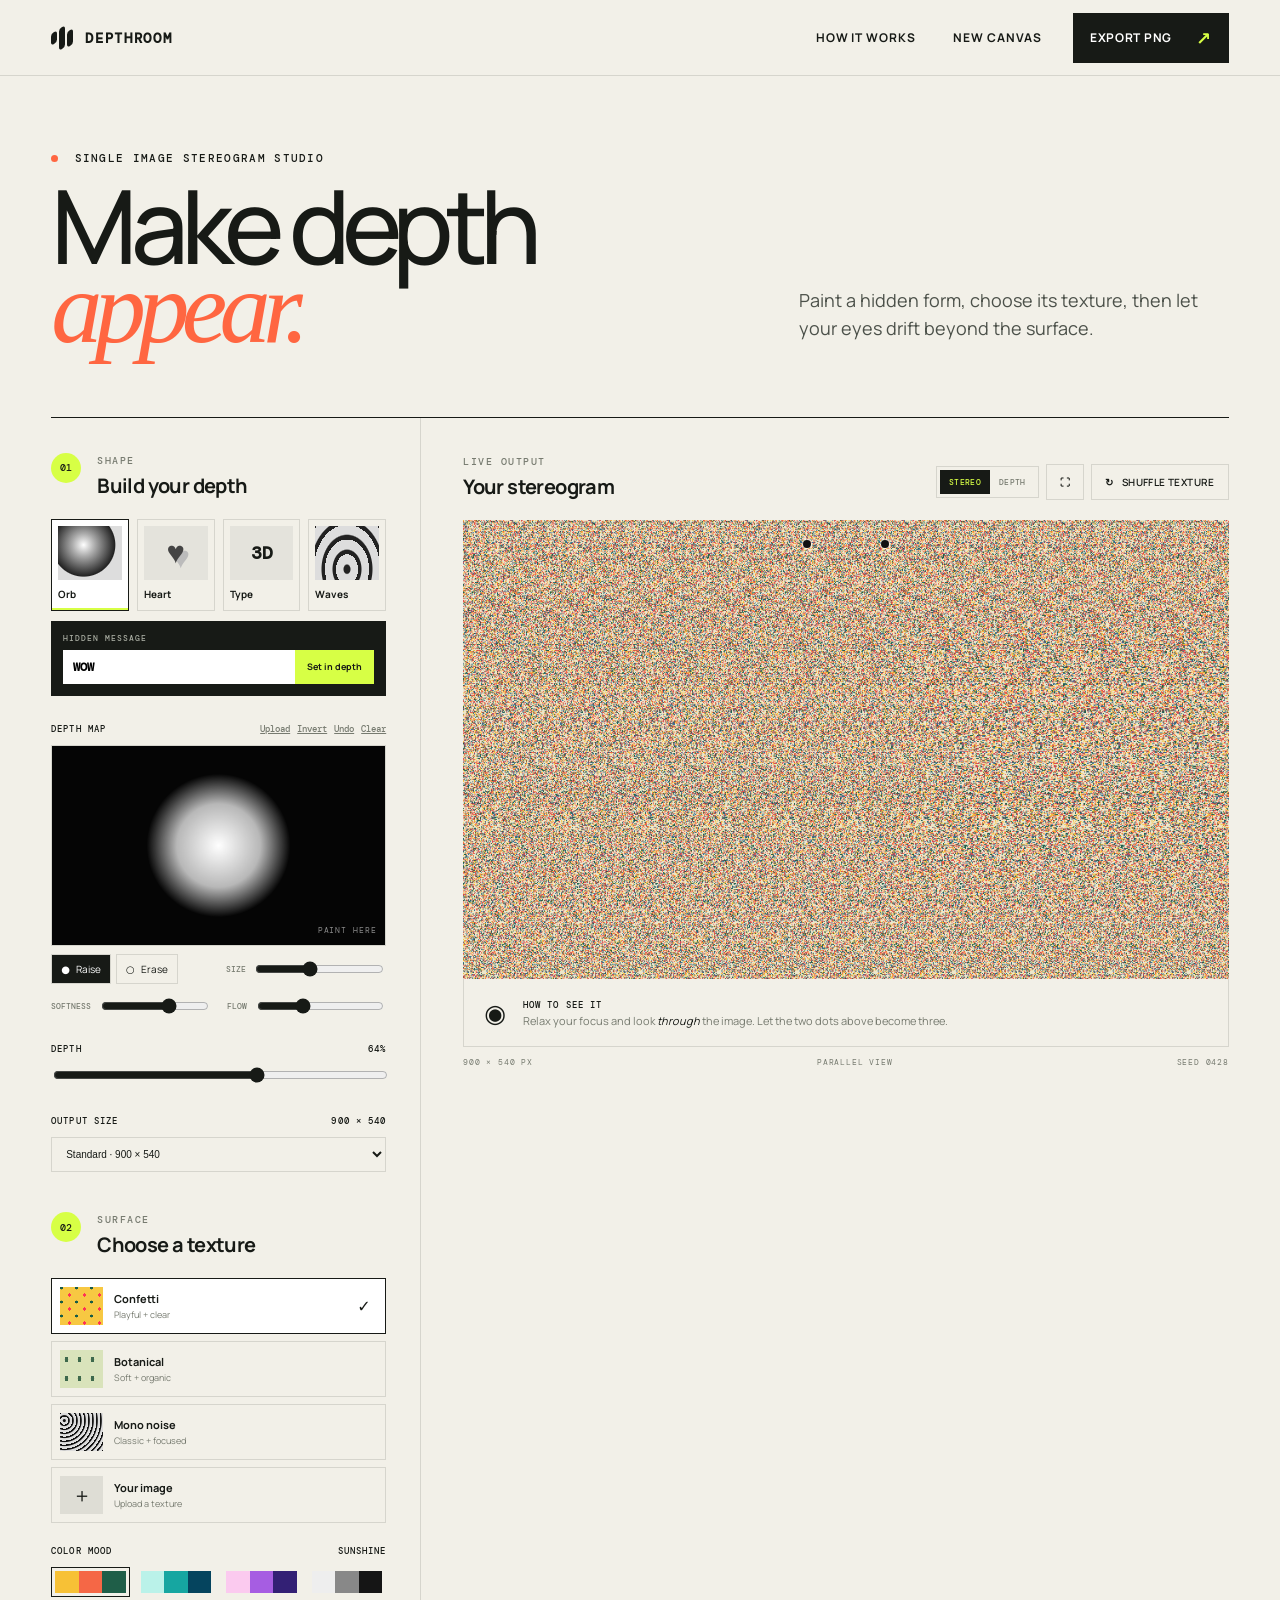
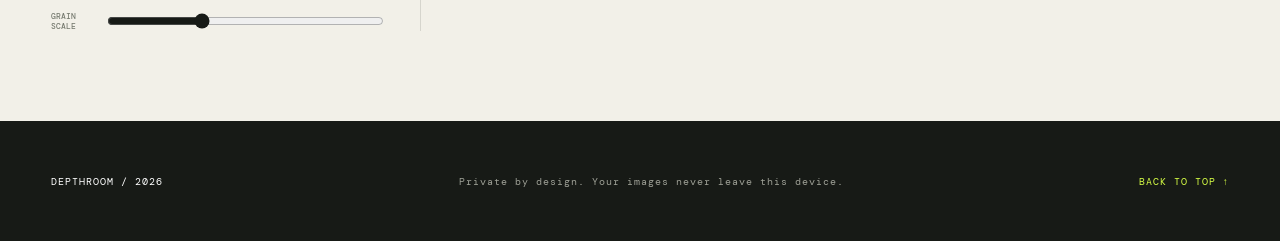
<file: index.html>
<!doctype html>
<html lang="en">
<head>
  <meta charset="UTF-8" />
  <meta name="viewport" content="width=device-width, initial-scale=1.0" />
  <meta name="theme-color" content="#121411" />
  <meta name="description" content="Create, paint, preview, and export single-image autostereograms directly in your browser." />
  <meta property="og:title" content="Depthroom — Stereogram Studio" />
  <meta property="og:description" content="Make hidden depth appear. A private, browser-based stereogram creator." />
  <meta property="og:type" content="website" />
  <meta property="og:image" content="preview.svg" />
  <link rel="icon" href="favicon.svg" type="image/svg+xml" />
  <link rel="manifest" href="manifest.webmanifest" />
  <title>Depthroom — Stereogram Studio</title>
  <link rel="preconnect" href="https://fonts.googleapis.com">
  <link rel="preconnect" href="https://fonts.gstatic.com" crossorigin>
  <link href="https://fonts.googleapis.com/css2?family=DM+Mono:wght@400;500&family=Manrope:wght@400;500;600;700&display=swap" rel="stylesheet">
  <link rel="stylesheet" href="styles.css" />
</head>
<body>
  <header class="topbar">
    <a class="brand" href="#" aria-label="Depthroom home">
      <span class="brand-mark" aria-hidden="true"><i></i><i></i><i></i></span>
      <span>DEPTHROOM</span>
    </a>
    <div class="top-actions">
      <button class="text-btn" id="helpBtn">How it works</button>
      <button class="text-btn" id="newProject">New canvas</button>
      <button class="export-btn" id="downloadBtn"><span>Export PNG</span><b aria-hidden="true">↗</b></button>
    </div>
  </header>

  <main>
    <section class="hero">
      <p class="eyebrow"><span></span> SINGLE IMAGE STEREOGRAM STUDIO</p>
      <h1>Make depth<br><em>appear.</em></h1>
      <p class="intro">Paint a hidden form, choose its texture, then let your eyes drift beyond the surface.</p>
    </section>

    <section class="studio" aria-label="Stereogram editor">
      <aside class="sidebar">
        <div class="step-head">
          <span>01</span>
          <div><p>SHAPE</p><h2>Build your depth</h2></div>
        </div>

        <div class="preset-grid" role="group" aria-label="Shape presets">
          <button class="preset active" data-preset="orb"><span class="preset-art orb"></span><b>Orb</b></button>
          <button class="preset" data-preset="heart"><span class="preset-art heart">♥</span><b>Heart</b></button>
          <button class="preset" data-preset="type"><span class="preset-art type">3D</span><b>Type</b></button>
          <button class="preset" data-preset="waves"><span class="preset-art waves"></span><b>Waves</b></button>
        </div>
        <div class="type-composer">
          <label for="hiddenText">HIDDEN MESSAGE</label>
          <div><input id="hiddenText" maxlength="12" value="WOW" placeholder="Type a word" /><button id="applyText">Set in depth</button></div>
        </div>

        <div class="control-section">
          <div class="section-label"><span>DEPTH MAP</span><div><button id="uploadDepth">Upload</button><button id="invertDepth">Invert</button><button id="undoDepth">Undo</button><button id="clearDepth">Clear</button></div></div>
          <input id="depthFile" type="file" accept="image/*" hidden />
          <div class="depth-wrap" id="depthWrap">
            <canvas id="depthCanvas" width="600" height="360" aria-label="Editable depth map"></canvas>
            <span class="canvas-hint">PAINT HERE</span>
          </div>
          <div class="brush-tools">
            <button class="tool active" data-tool="paint" title="Paint depth">● <span>Raise</span></button>
            <button class="tool" data-tool="erase" title="Erase depth">○ <span>Erase</span></button>
            <label><span>SIZE</span><input id="brushSize" type="range" min="8" max="90" value="42" /></label>
          </div>
          <div class="brush-detail">
            <label><span>SOFTNESS</span><input id="brushSoftness" type="range" min="0" max="100" value="65" /></label>
            <label><span>FLOW</span><input id="brushFlow" type="range" min="5" max="100" value="38" /></label>
          </div>
        </div>

        <div class="control-section">
          <div class="section-label"><span>DEPTH</span><output id="depthValue">64%</output></div>
          <input class="wide-range" id="depthStrength" type="range" min="15" max="95" value="64" />
        </div>

        <div class="control-section">
          <div class="section-label"><span>OUTPUT SIZE</span><output id="resolutionValue">900 × 540</output></div>
          <select id="resolution" aria-label="Output resolution">
            <option value="900x540">Standard · 900 × 540</option>
            <option value="1400x840">Large · 1400 × 840</option>
            <option value="1800x1080">Full HD · 1800 × 1080</option>
          </select>
        </div>

        <div class="step-head second">
          <span>02</span>
          <div><p>SURFACE</p><h2>Choose a texture</h2></div>
        </div>
        <div class="patterns" role="group" aria-label="Texture pattern">
          <button class="pattern active" data-pattern="confetti"><i class="swatch confetti"></i><span><b>Confetti</b><small>Playful + clear</small></span><u>✓</u></button>
          <button class="pattern" data-pattern="botanical"><i class="swatch botanical"></i><span><b>Botanical</b><small>Soft + organic</small></span><u>✓</u></button>
          <button class="pattern" data-pattern="mono"><i class="swatch mono"></i><span><b>Mono noise</b><small>Classic + focused</small></span><u>✓</u></button>
          <button class="pattern" data-pattern="custom" id="customPattern"><i class="swatch custom">＋</i><span><b>Your image</b><small>Upload a texture</small></span><u>✓</u></button>
        </div>
        <input id="textureFile" type="file" accept="image/*" hidden />
        <div class="surface-controls">
          <div class="section-label"><span>COLOR MOOD</span><output id="paletteName">SUNSHINE</output></div>
          <div class="palette-row" role="group" aria-label="Color palette">
            <button class="palette active" data-palette="sunshine" aria-label="Sunshine palette"><i></i><i></i><i></i></button>
            <button class="palette" data-palette="lagoon" aria-label="Lagoon palette"><i></i><i></i><i></i></button>
            <button class="palette" data-palette="ultraviolet" aria-label="Ultraviolet palette"><i></i><i></i><i></i></button>
            <button class="palette" data-palette="noir" aria-label="Noir palette"><i></i><i></i><i></i></button>
          </div>
          <label class="density-label"><span>GRAIN SCALE</span><input id="grainScale" type="range" min="1" max="10" value="4" /></label>
        </div>
        <button class="generate-mobile" id="generateMobile">Generate stereogram <span>→</span></button>
      </aside>

      <div class="preview-panel">
        <div class="preview-top">
          <div><p>LIVE OUTPUT</p><h2>Your stereogram</h2></div>
          <div class="preview-actions"><div class="view-switch"><button class="active" data-view="stereo">STEREO</button><button data-view="depth">DEPTH</button></div><button id="fullscreen" aria-label="Enter fullscreen">⛶</button><button id="regenerate"><span>↻</span> Shuffle texture</button></div>
        </div>
        <div class="canvas-shell">
          <canvas id="stereoCanvas" width="900" height="540" aria-label="Generated stereogram"></canvas>
          <div class="focus-dots" aria-hidden="true"><i></i><i></i></div>
          <div class="loading" id="loading">RENDERING DEPTH…</div>
          <div class="depth-badge">DEPTH MAP PREVIEW</div>
        </div>
        <div class="view-guide">
          <span class="eye">◉</span>
          <p><b>HOW TO SEE IT</b><br>Relax your focus and look <em>through</em> the image. Let the two dots above become three.</p>
        </div>
        <div class="meta-row"><span id="sizeLabel">900 × 540 PX</span><span>PARALLEL VIEW</span><span id="seedLabel">SEED 0428</span></div>
      </div>
    </section>
  </main>

  <footer><span>DEPTHROOM / 2026</span><p>Private by design. Your images never leave this device.</p><a href="#studio" id="backTop">BACK TO TOP ↑</a></footer>
  <dialog id="helpDialog">
    <button class="dialog-close" aria-label="Close help">×</button>
    <p class="eyebrow"><span></span> VIEWING GUIDE</p>
    <h2>Look beyond the surface.</h2>
    <ol><li>Keep the image about 30–40 cm from your eyes.</li><li>Relax your focus as if looking through the screen.</li><li>Let the two guide dots merge into three. Hold that focus.</li></ol>
    <p class="dialog-tip">Tip: start with the Orb preset and moderate depth. Smaller depth values are easier to see.</p>
  </dialog>
  <div class="toast" id="toast" role="status" aria-live="polite"></div>
  <script src="script.js"></script>
</body>
</html>
</file>
<file: styles.css>
:root { --ink:#171a16; --paper:#f2f0e8; --lime:#d7ff45; --muted:#777b70; --line:#d6d5cd; --orange:#ff6641; }
* { box-sizing:border-box; }
html { scroll-behavior:smooth; }
body { margin:0; color:var(--ink); background:var(--paper); font-family:Manrope,system-ui,sans-serif; }
button,input { font:inherit; }
button { color:inherit; cursor:pointer; }
button:focus-visible,input:focus-visible,select:focus-visible { outline:3px solid var(--lime); outline-offset:2px; }
.topbar { height:76px; border-bottom:1px solid var(--line); display:flex; align-items:center; justify-content:space-between; padding:0 4vw; }
.brand { display:flex; align-items:center; gap:12px; color:inherit; text-decoration:none; font:700 14px/1 DM Mono,monospace; letter-spacing:.12em; }
.brand-mark { display:flex; gap:2px; align-items:center; height:24px; }
.brand-mark i { display:block; width:6px; background:var(--ink); border-radius:5px; transform:skewY(-28deg); }
.brand-mark i:nth-child(1){height:12px}.brand-mark i:nth-child(2){height:22px}.brand-mark i:nth-child(3){height:16px}
.top-actions { display:flex; align-items:center; gap:25px; }
.text-btn { border:0; background:transparent; font-size:12px; font-weight:700; text-transform:uppercase; letter-spacing:.08em; }
.export-btn { border:0; background:var(--ink); color:white; padding:13px 17px; display:flex; gap:24px; align-items:center; font-size:12px; font-weight:700; text-transform:uppercase; letter-spacing:.06em; }
.export-btn b { color:var(--lime); font-size:18px; }
main { padding:0 4vw 90px; }
.hero { padding:75px 0 70px; display:grid; grid-template-columns:1.05fr .95fr; align-items:end; }
.eyebrow { grid-column:1/-1; margin:0 0 22px; font:500 11px DM Mono,monospace; letter-spacing:.12em; }
.eyebrow span { display:inline-block; width:7px; height:7px; background:var(--orange); border-radius:50%; margin-right:8px; }
.hero h1 { font-size:clamp(62px,8vw,124px); letter-spacing:-.075em; line-height:.76; font-weight:500; margin:0; }
.hero h1 em { font-family:Georgia,serif; font-weight:400; color:var(--orange); }
.intro { max-width:430px; justify-self:end; font-size:18px; line-height:1.55; margin:0 0 4px; color:#4c514a; }
.studio { border-top:1px solid var(--ink); display:grid; grid-template-columns:minmax(300px,370px) 1fr; min-height:800px; }
.sidebar { border-right:1px solid var(--line); padding:35px 34px 0 0; }
.step-head { display:flex; gap:16px; align-items:flex-start; margin-bottom:20px; }
.step-head>span { width:30px;height:30px;border-radius:50%;background:var(--lime);display:grid;place-items:center;font:500 10px DM Mono; }
.step-head p,.preview-top p { font:500 10px DM Mono; letter-spacing:.15em; margin:1px 0 5px; color:var(--muted); }
.step-head h2,.preview-top h2 { margin:0;font-size:20px;letter-spacing:-.03em; }
.preset-grid { display:grid; grid-template-columns:repeat(4,1fr); gap:8px; }
.preset { border:1px solid var(--line); background:transparent; padding:6px; transition:.2s; }
.preset:hover,.preset.active { border-color:var(--ink); background:#fff; box-shadow:inset 0 -2px var(--lime); }
.preset-art { height:54px; display:grid; place-items:center; background:#e4e3dc; font:700 18px DM Mono; overflow:hidden; }
.preset b { display:block; font-size:10px; margin:7px 0 3px; text-align:left; }
.type-composer { margin-top:10px;background:var(--ink);padding:12px; }.type-composer label { color:#a9ada2;font:500 8px DM Mono;letter-spacing:.12em;display:block;margin-bottom:7px; }.type-composer div { display:flex; }.type-composer input { min-width:0;flex:1;border:0;background:white;padding:9px 10px;font:600 12px DM Mono;text-transform:uppercase; }.type-composer button { border:0;background:var(--lime);font-size:9px;font-weight:700;padding:0 12px; }
.preset-art.orb { background:radial-gradient(circle at 40% 35%,#fff 0,#aaa 22%,#222 60%,#ddd 62%); }
.preset-art.heart { font-size:31px; color:#444; text-shadow:5px 5px 0 #bbb; }
.preset-art.waves { background:repeating-radial-gradient(ellipse at 50% 80%,#222 0 3px,#ddd 4px 11px); }
.control-section { margin-top:27px; }
.section-label { display:flex; justify-content:space-between; margin-bottom:10px; font:500 9px DM Mono; letter-spacing:.12em; }
.section-label div { display:flex; gap:7px; }.section-label button { border:0;background:transparent;text-decoration:underline;font-size:9px;color:var(--muted);padding:0; }
.depth-wrap { position:relative; border:1px solid var(--line); background:#111; line-height:0; }
#depthCanvas { width:100%; height:auto; cursor:crosshair; touch-action:none; }
.canvas-hint { position:absolute; right:8px; bottom:10px; color:#fff8; font:400 8px DM Mono; letter-spacing:.12em; pointer-events:none; }
.brush-tools { display:flex; align-items:center; gap:5px; margin-top:8px; }
.tool { border:1px solid var(--line); background:transparent; padding:7px 9px; font-size:10px; }
.tool.active { background:var(--ink); color:white; }
.tool span { margin-left:4px; }
.brush-tools label { display:flex;align-items:center;gap:7px;margin-left:auto;font:500 8px DM Mono;color:var(--muted); }
.brush-detail { display:grid;grid-template-columns:1fr 1fr;gap:16px;margin-top:12px; }.brush-detail label,.density-label { display:flex;align-items:center;gap:8px;font:500 8px DM Mono;color:var(--muted); }.brush-detail input,.density-label input { min-width:0;width:100%; }
input[type=range] { accent-color:var(--ink); }
.wide-range { width:100%; }
select { width:100%; border:1px solid var(--line); border-radius:0; background:transparent; padding:10px; font-size:10px; color:var(--ink); }
.second { margin-top:40px; }
.patterns { display:grid; gap:7px; }
.pattern { display:grid;grid-template-columns:43px 1fr 20px;align-items:center;gap:11px;border:1px solid var(--line);background:transparent;padding:8px;text-align:left; }
.pattern.active { border-color:var(--ink); background:white; }
.pattern i { width:43px;height:38px;display:block; }
.pattern span b,.pattern span small { display:block; }
.pattern span b { font-size:11px; }.pattern span small { font-size:9px;color:var(--muted);margin-top:2px; }
.pattern u { text-decoration:none;opacity:0; }.pattern.active u { opacity:1; }
.swatch.confetti { background-color:#f7c842;background-image:radial-gradient(circle,#f35 15%,transparent 16%),radial-gradient(circle,#185c47 14%,transparent 15%);background-size:15px 14px;background-position:2px 1px,9px 8px; }
.swatch.botanical { background-color:#d9e3bb;background-image:radial-gradient(ellipse,#3e694c 20%,transparent 22%);background-size:13px 19px; }
.swatch.mono { background:repeating-radial-gradient(circle at 10% 20%,#111 0 1px,#ddd 2px 4px); }
.swatch.custom { display:grid!important;place-items:center;background:#deddd5;font-size:20px;font-style:normal; }
.surface-controls { margin-top:22px; }.palette-row { display:grid;grid-template-columns:repeat(4,1fr);gap:7px;margin-bottom:14px; }.palette { display:flex;border:1px solid transparent;background:transparent;padding:3px; }.palette.active { border-color:var(--ink); }.palette i { display:block;flex:1;height:22px; }.palette[data-palette=sunshine] i:nth-child(1){background:#f7c136}.palette[data-palette=sunshine] i:nth-child(2){background:#f56746}.palette[data-palette=sunshine] i:nth-child(3){background:#1f5e48}.palette[data-palette=lagoon] i:nth-child(1){background:#baf2e9}.palette[data-palette=lagoon] i:nth-child(2){background:#16a6a1}.palette[data-palette=lagoon] i:nth-child(3){background:#05445e}.palette[data-palette=ultraviolet] i:nth-child(1){background:#fbcaef}.palette[data-palette=ultraviolet] i:nth-child(2){background:#a65de2}.palette[data-palette=ultraviolet] i:nth-child(3){background:#332075}.palette[data-palette=noir] i:nth-child(1){background:#eee}.palette[data-palette=noir] i:nth-child(2){background:#888}.palette[data-palette=noir] i:nth-child(3){background:#151515}
.generate-mobile { display:none; }
.preview-panel { padding:36px 0 0 42px; min-width:0; }
.preview-top { display:flex; align-items:end; justify-content:space-between; margin-bottom:20px; }
.preview-top button { border:1px solid var(--line);background:transparent;padding:10px 13px;font:600 10px Manrope;text-transform:uppercase;letter-spacing:.04em; }
.preview-top button span { margin-right:6px; }
.preview-actions { display:flex;gap:7px;align-items:center; }.view-switch { display:flex;border:1px solid var(--line);padding:3px; }.view-switch button { border:0;padding:7px 9px;font:500 8px DM Mono;color:var(--muted); }.view-switch button.active { background:var(--ink);color:var(--lime); }
.canvas-shell { position:relative; background:#ddd; line-height:0; overflow:hidden; }
#stereoCanvas { width:100%; height:auto; image-rendering:auto; }
.focus-dots { position:absolute;left:50%;top:4.5%;transform:translateX(-50%);display:flex;gap:70px; }
.focus-dots i { width:8px;height:8px;border-radius:50%;background:#111;box-shadow:0 0 0 1px #fff8; }
.loading { position:absolute;inset:0;display:none;place-items:center;background:#171a16dd;color:var(--lime);font:500 11px DM Mono;letter-spacing:.16em; }
.depth-badge { display:none;position:absolute;left:14px;bottom:14px;background:var(--lime);padding:7px 9px;font:500 8px DM Mono;letter-spacing:.1em; }.canvas-shell.depth-mode .depth-badge { display:block; }.canvas-shell.depth-mode .focus-dots { display:none; }
.canvas-shell:fullscreen { display:grid;place-items:center;background:#0b0c0a;padding:3vw; }.canvas-shell:fullscreen canvas { max-height:94vh;max-width:94vw;width:auto;height:auto; }
.view-guide { border:1px solid var(--line);border-top:0;display:flex;align-items:center;gap:17px;padding:16px 20px; }
.view-guide .eye { font-size:25px; }.view-guide p { margin:0;font-size:11px;line-height:1.5;color:var(--muted); }.view-guide b { color:var(--ink);font:500 9px DM Mono;letter-spacing:.12em; }.view-guide em { color:var(--ink); }
.meta-row { display:flex;justify-content:space-between;margin-top:10px;color:var(--muted);font:400 8px DM Mono;letter-spacing:.1em; }
footer { min-height:120px;background:var(--ink);color:white;padding:0 4vw;display:flex;align-items:center;justify-content:space-between;font:400 10px DM Mono;letter-spacing:.1em; }
footer p { color:#9ea096; } footer a { color:var(--lime);text-decoration:none; }
dialog { width:min(520px,calc(100% - 36px)); border:0; padding:40px; background:var(--paper); color:var(--ink); box-shadow:0 20px 80px #0007; }
dialog::backdrop { background:#111b; backdrop-filter:blur(5px); }
dialog h2 { font:500 42px/1.05 Manrope;margin:0 0 25px;letter-spacing:-.05em; }
dialog ol { padding-left:22px;line-height:1.8;color:#51564e; } dialog li { padding-left:8px; }
.dialog-close { position:absolute;right:18px;top:14px;border:0;background:none;font-size:28px; }
.dialog-tip { background:var(--lime);padding:13px;font-size:12px;line-height:1.5;margin:25px 0 0; }
.toast { position:fixed; z-index:20; left:50%; bottom:25px; transform:translate(-50%,20px); background:var(--ink);color:white;padding:11px 16px;font:500 10px DM Mono;letter-spacing:.06em;opacity:0;pointer-events:none;transition:.25s; }
.toast.show { opacity:1;transform:translate(-50%,0); }
@media(prefers-reduced-motion:reduce){*{scroll-behavior:auto!important;transition:none!important}}
@media(max-width:900px){.hero{grid-template-columns:1fr;gap:45px}.intro{justify-self:start}.studio{grid-template-columns:1fr}.sidebar{border-right:0;padding-right:0}.preview-panel{padding-left:0;margin-top:55px}.generate-mobile{display:flex;width:100%;justify-content:space-between;margin-top:18px;padding:14px;background:var(--lime);border:1px solid var(--ink);font-weight:700}.preset-art{height:70px}}
@media(max-width:540px){.topbar{padding:0 20px}.text-btn{display:none}main{padding-left:20px;padding-right:20px}.hero{padding:55px 0}.hero h1{font-size:65px}.intro{font-size:15px}.preset-grid{grid-template-columns:repeat(2,1fr)}.preview-top{align-items:flex-start}.preview-actions{flex-wrap:wrap;justify-content:flex-end}.preview-actions>#regenerate{font-size:0}.preview-actions>#regenerate span{font-size:18px;margin:0}.view-switch button{font-size:7px!important}.focus-dots{gap:45px}footer{padding:30px 20px;gap:20px;flex-wrap:wrap}}
</file>
